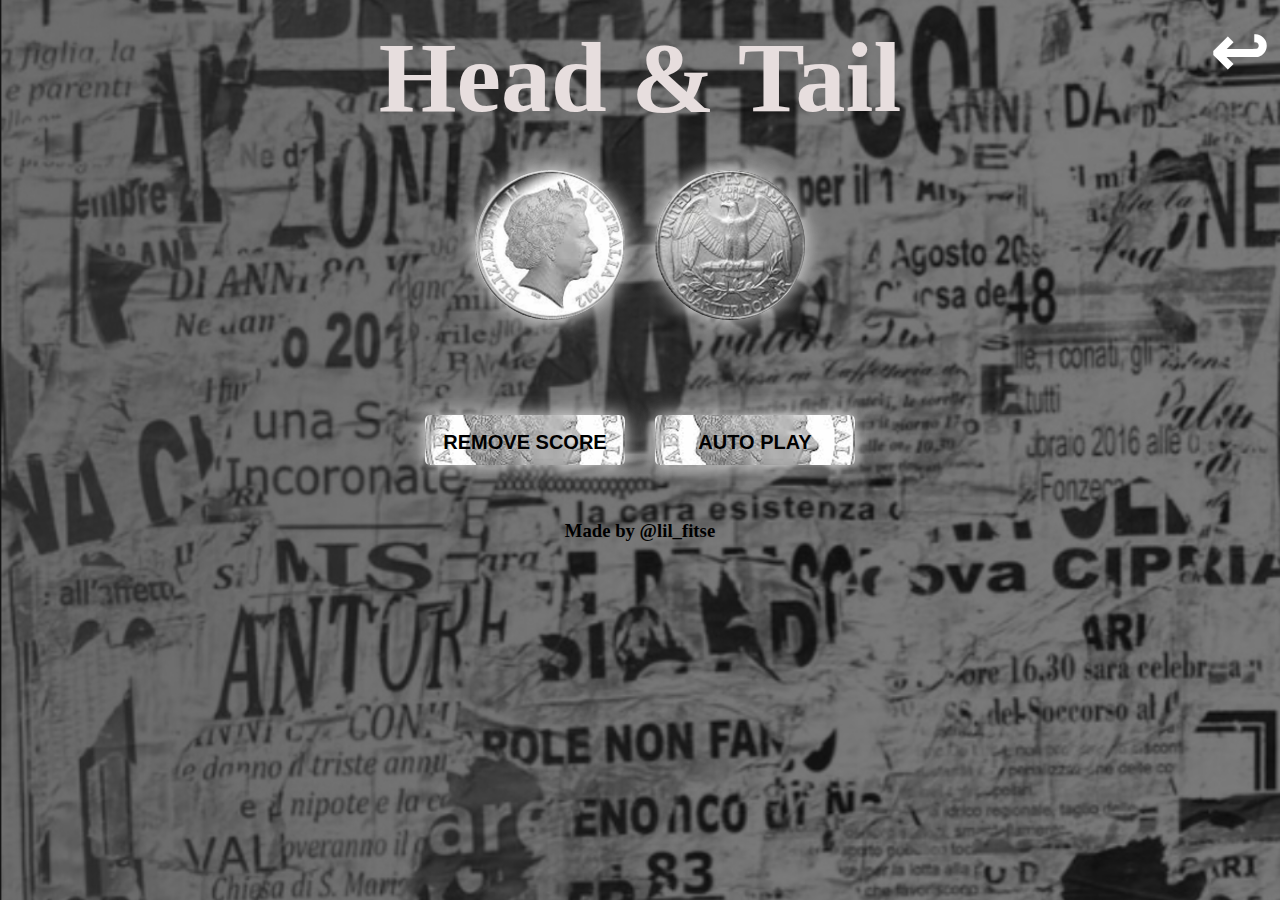
<file: Project/Head&Tail/index.html>
<html>
    <head>
        <title>Rock Paper Scissor</title>
        <link rel="stylesheet" href="style.css">
        <script src="java.js"></script>
    </head>
    <body>
       <div class="container">
            <Header>
                <h1>Head & Tail</h1>
                <a href="/projects.html"><span><h1>&#8617;</h1></span></a>
                
            </Header>
            <Main> 
                <div class="btn-box">
                    <button id="Rock" class="btn1" onclick="playGame('Head')"></button>
                    <button id="Paper" class="btn2" onclick="playGame('Tail')"></button>
                   
                </div>
                <div class="description">
                    <p id="js-result" onshow="" class="font"></p>
                    <p id="js-score" onshow="updateScore();" class= font"></p>
                    <div class="btn-box2">
                        <button class="btn1" onclick="removeScore()">Remove Score</button>
                        <button class="btn1" onclick="autoPlay()">Auto play</button>
                    </div>
                </div>
            </Main>     
            <footer>
                <h3>Made by @lil_fitse</h3>
            </footer>
       </div>
    </body>
</html>
</file>
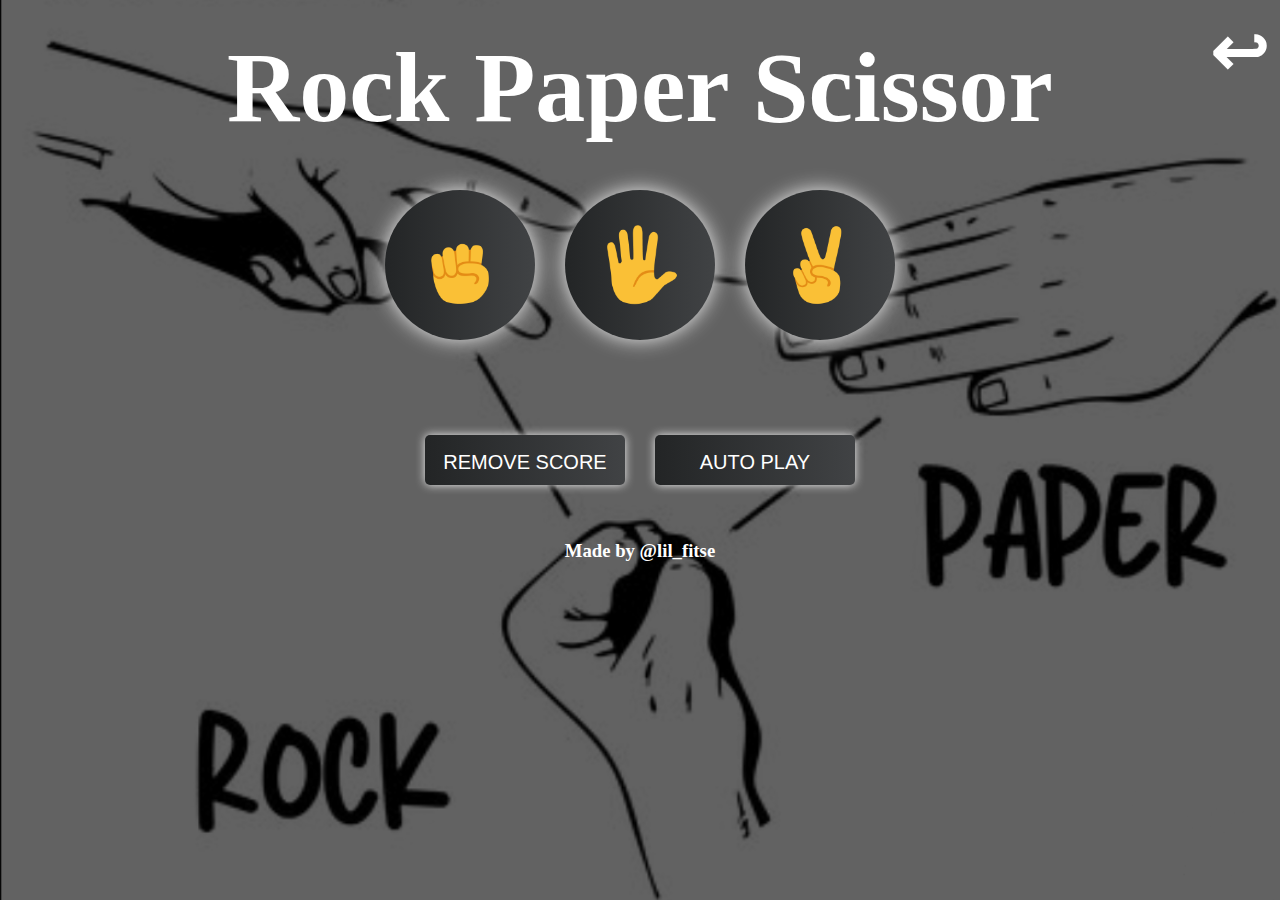
<file: Project/Rock/index.html>
<html>
    <head>
        <title>Rock Paper Scissor</title>
        <link rel="stylesheet" href="style.css">
        <script src="java.js"></script>
    </head>
    <body>
       <div class="container">
            <Header>
                <h1>
                    Rock Paper Scissor
                </h1>
                <a href="/projects.html"><span><h1>&#8617;</h1></span></a>
            </Header>
            <Main> 
                <div class="btn-box">
                    <button id="Rock" class="btn1" onclick="playGame('Rock')">
                        <img class="img" src='picture/Rock-emoji.png' />
                    </button>
                    <button id="Paper" class="btn1" onclick="playGame('Paper')">
                        <img class="img" src='picture/Paper-emoji.png' />
                    </button>
                    <button id="Scissor" class="btn1" onclick="playGame('Scissor')">
                       <img class="img" src='picture/Scissor-emoji.png' />
                    </button>
                </div>
                <div class="description">
                    <p id="js-result" onshow="" class="font"></p>
                    <p id="js-score" onshow="updateScore();" class= font"></p>
                    <div class="btn-box2">
                        <button class="btn1" onclick="removeScore()">Remove Score</button>
                        <button class="btn1" onclick="autoPlay()">Auto play</button>
                    </div>
                </div>
            </Main>     
            <footer>
                <h3>Made by @lil_fitse</h3>
            </footer>
       </div>
    </body>
</html>
</file>
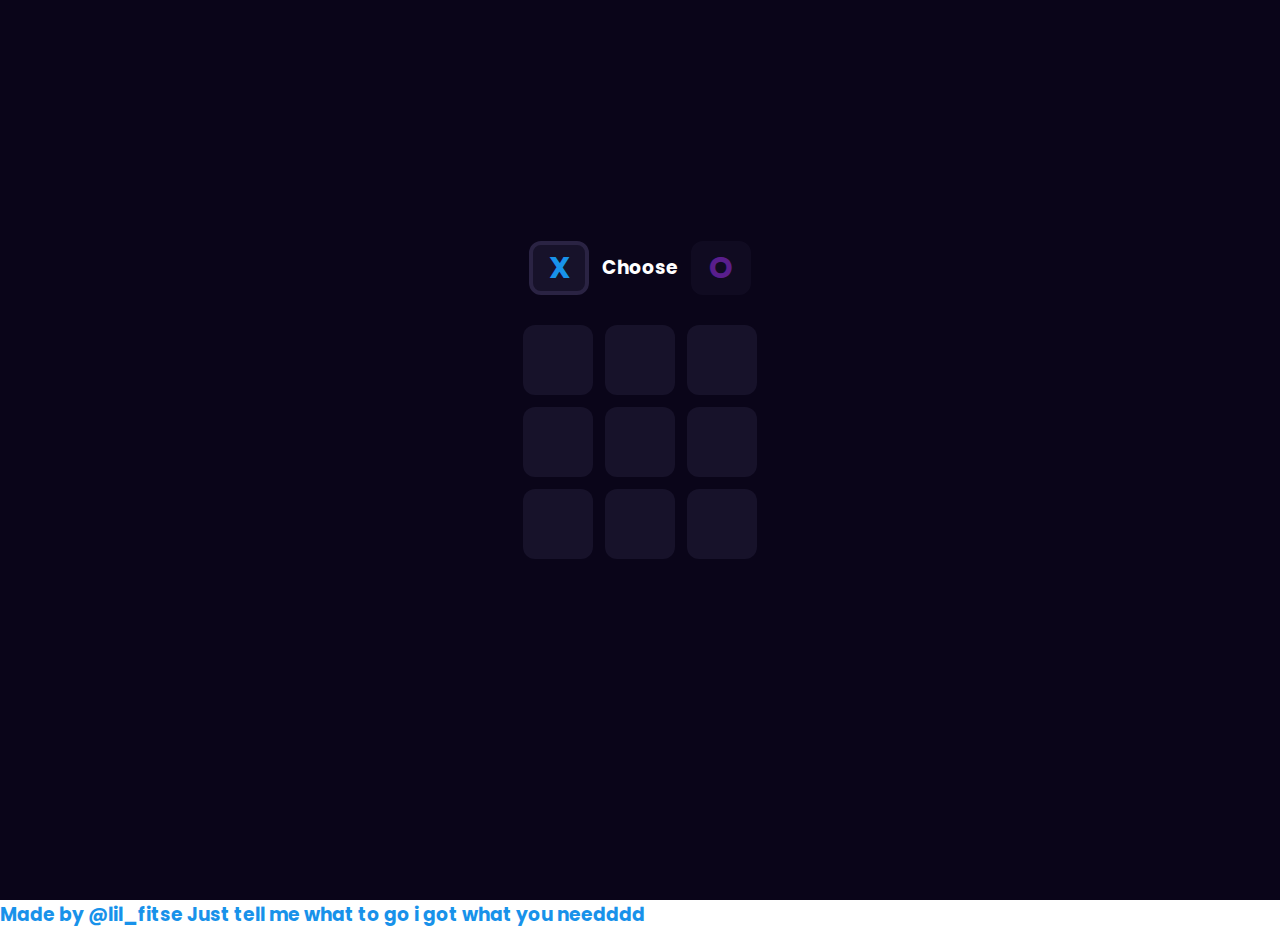
<file: Project/Tic-Tac-Toe/index.html>
<html>
    <head>
        <title>Tic Tac Toe</title>
        <link rel="stylesheet" href="style.css">
        
    </head>
    <body>
        <main> 
            <Header id="header">
                <div class="player player-active" 
                id="xPlayerDisplay"
                onclick="choosePlayer('X')"
                >X</div>
                <h3 id="titleHeader">Choose</h3>
                <div class="player" 
                id="oPlayerDisplay"
                onclick="choosePlayer('O')"
                >O</div>
            </Header>
            <div id="board">
                <div class="cell"></div>
                <div class="cell"></div>
                <div class="cell"></div>
                <div class="cell"></div>
                <div class="cell"></div>
                <div class="cell"></div>
                <div class="cell"></div>
                <div class="cell"></div>
                <div class="cell"></div>
            </div>
            <button id="restartBtn">Restart</button>
        </main>     
        <footer>
             <h3>Made by @lil_fitse Just tell me what to go i got what you needddd</h3> 
        </footer>
        <script src="java.js"></script>
    </body>
</html>
</file>
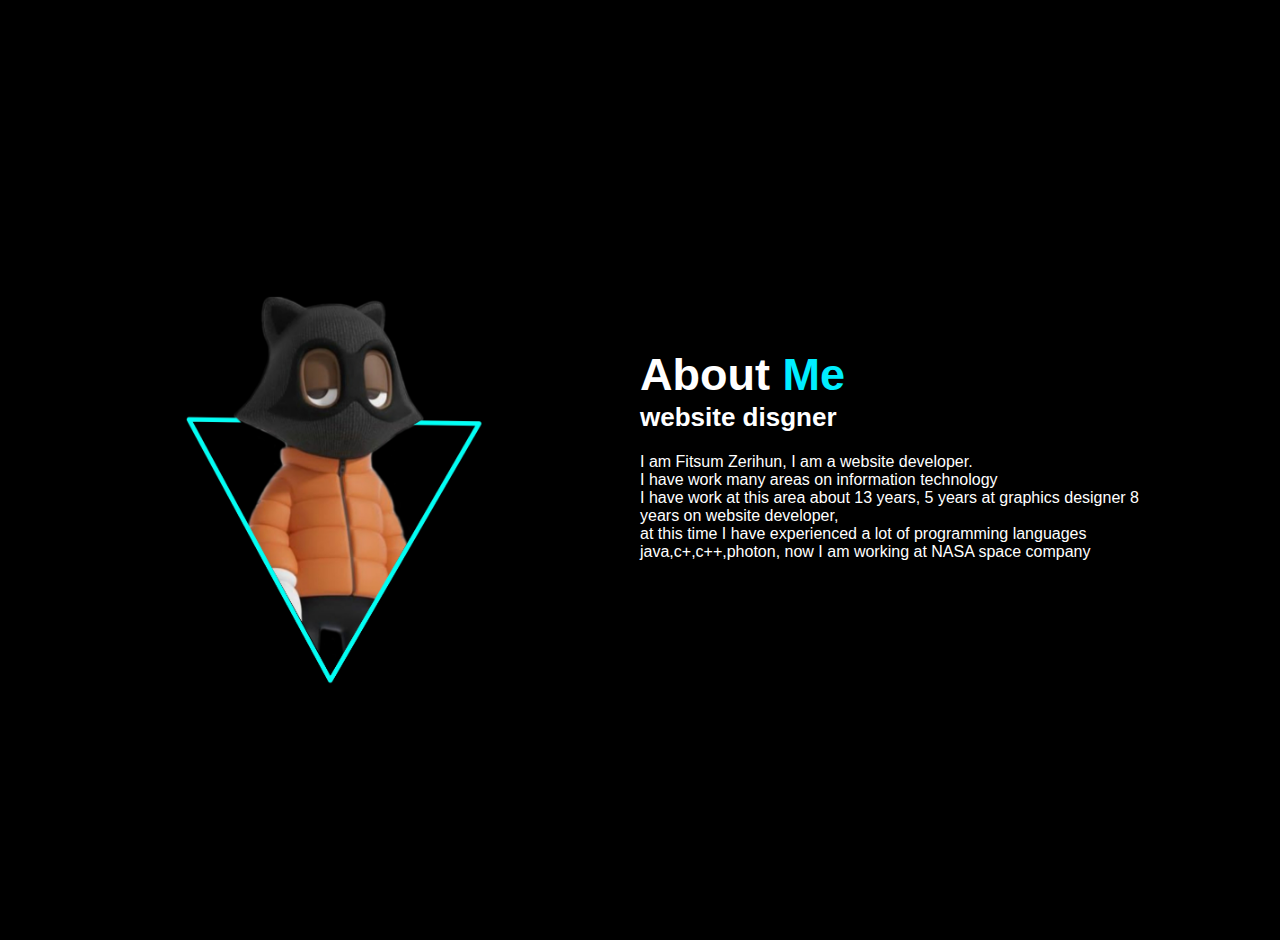
<file: About us.html>
<!DOCTYPE html>
 <html lang="en">
<head>
    <meta charset="UTF-8">
    <meta http-equiv="X-UA-compatible" content="IE-edge">
    <meta name="viewport" content="width-device-width, initial-scale-1.0">
    <link rel="stylesheet" type="text/css" href="Style/About.css">
<title>My first html</title>
<link href='https://unpkg.com/boxicons@2.1.4/css/boxicons.min.css' rel="stylesheet">
</head>
<body>
     <header class="header">
        <a href="#" class="logo">Portfollo.</a> 
        <nav class="navbar" style="text-align: center; color: #0ef; font-size: 20px;"> 
  
        <a href="lil_fitse.html" style="--i:1;">Home</a>
        <a href="About us.html" style="--i:2;">About</a>
        <a href="Services.html" style="--i:3;">Services</a>
        <a href="Contact.html" style="--i:4;">Contact</a>
        <a href="Login-form.html" style="--i:5;">Log in</a>
        </nav>
     </header>
     <section class="section" id="About">  
        <div class="left-section">
          <img class="image" src="Picture/About.jpg">
         </div>
         <div class="right-section">
           <h2 class="heading">About <span>Me</span></h2>
           <h3>website disgner</h3>
           <p>I am Fitsum Zerihun, I am a website developer.<br> I have work many areas on information technology<br> I have work at this area about 13 years, 5 years at graphics designer 8 years on website developer,<br> at this time I have experienced a lot of programming languages java,c+,c++,photon, now I am working at NASA space company </p>
          <a href="#" class="btn">Read More</a>
         </div>
    </section>
</body>
</html>
</file>
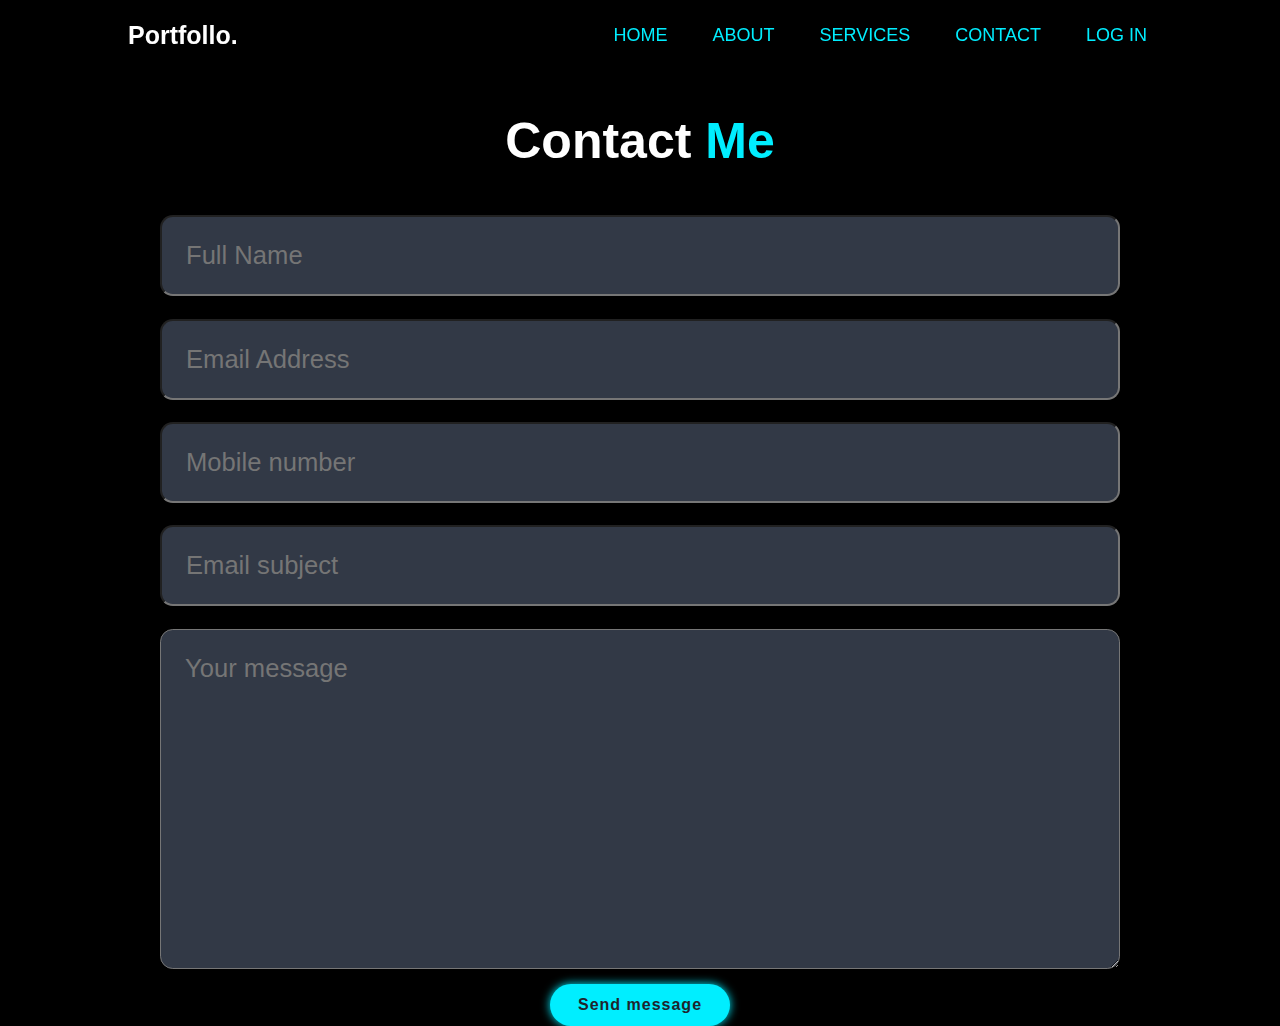
<file: Contact.html>
<!DOCTYPE html>
 <html lang="en">
<head>
    <meta charset="UTF-8">
    <meta http-equiv="X-UA-compatible" content="IE-edge">
    <meta name="viewport" content="width-device-width, initial-scale-1.0">
    <link rel="stylesheet" type="text/css" href="Style/Contact.css">
<title>My first html</title>
</head>
<body>
     <header class="header">
        <a href="#" class="logo">Portfollo.</a> 
        <nav class="navbar" style="text-align: center; color: #0ef; font-size: 20px;"> 
  
        <a href="lil_fitse.html" style="--i:1;">Home</a>
        <a href="About us.html" style="--i:2;">About</a>
        <a href="Services.html" style="--i:3;">Services</a>
        <a href="Contact.html" style="--i:4;">Contact</a>
        <a href="Login-form.html" style="--i:5;">Log in</a>
        </nav>
     </header>
     
     <!-- Contact section design -->
     <section class="Contact" id="Contact">
          <h2 class="heading">Contact <span>Me</span></h1><br>
          
          <form action="#">
            <div class="input-box">
            <input type="text" placeholder="Full Name">
            <input type="email" placeholder="Email Address">
            </div>
            <div class="input-box">
              <input type="number" placeholder="Mobile number">
              <input type="text" placeholder="Email subject">
            </div>
            <textarea name="" id="" cols="30" rows="10" placeholder="Your message"></textarea>
            <input type="submit" value="Send message" class="btn">
          </form>
          </section>
          <!-- fitter designdes -->
          
          
          
          
          
     </body>
     </html>
</file>
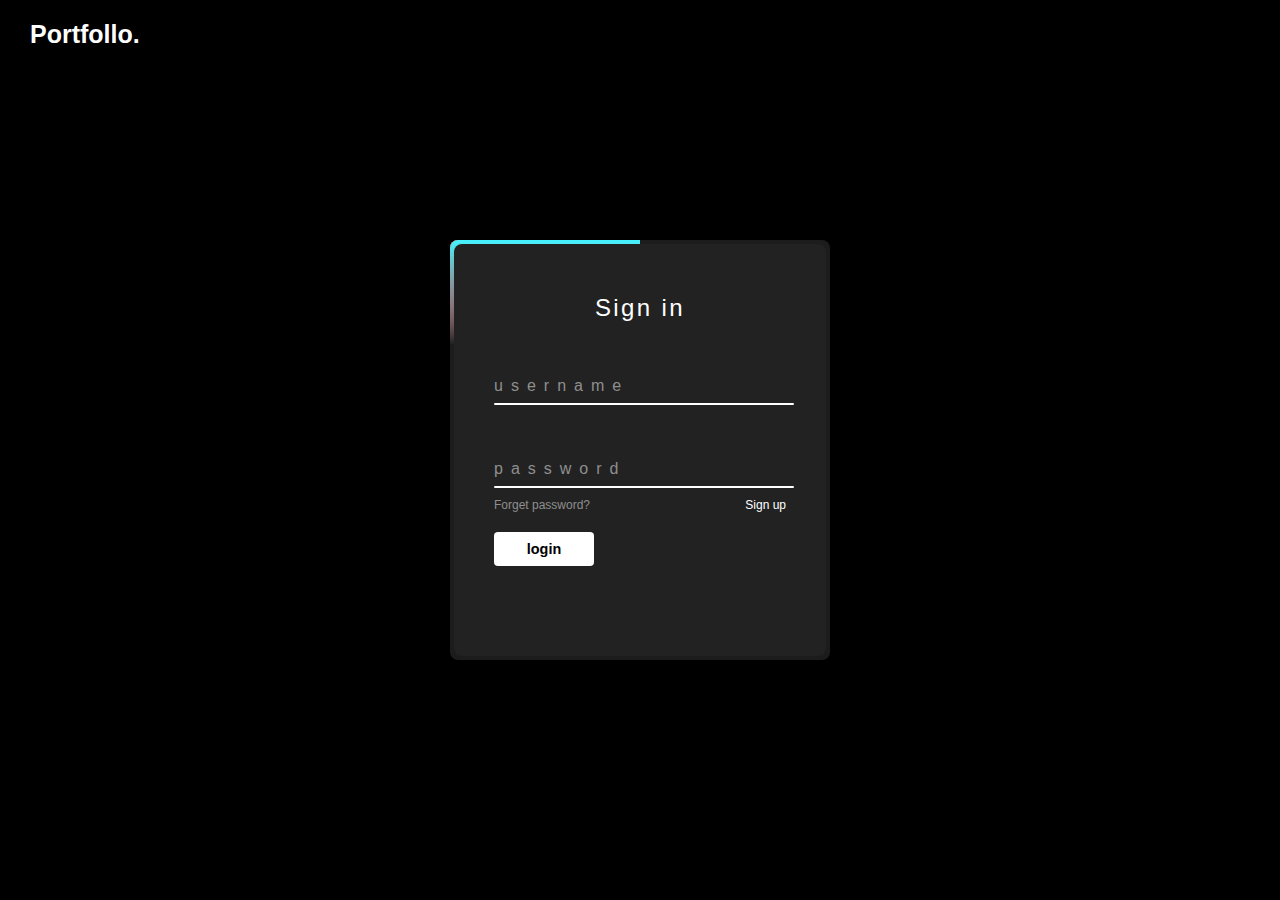
<file: Login-form.html>
<html lang="en">
  <head>
      <meta charset="UTF-8">
      <title>Animated login form</title>
      <link rel="stylesheet" type="text/css" href="Style/Login-form.css">
    </head>
    <body>
      <header class="header">
        <a href="#" class="logo">Portfollo.</a> 
        <nav class="navbar"> 
            <a href="lil_fitse.html" style="--i:1;">Home</a>
            <a href="About us.html" style="--i:2;">About</a>
            <a href="Services.html" style="--i:3;">Services</a>
            <a href="Contact.html" style="--i:4;">Contact</a>
            <a href="Login-form.html" style="--i:5;">Log in</a>
        </nav>
      </header>
      <section class="section">
          <div class="box">
        <span class="borderLine"></span>
     
        <form>
          <h2>Sign in</h2>
          <div class="inputbox">
          <input type="text" required="required">
          <span>username</span>
          <i></i>
          </div>
          
          <div class="inputbox">
          <input type="password" required="required">
          <span>password</span>
          <i></i>
          </div>
          <div class="links">
            <a href="#">Forget password?</a>
            <a href="#">Sign up</a>
            </div>
            <input type="submit" value="login">
        </form>
      </div>
      </section>
      
    </body>
    </html>
</file>
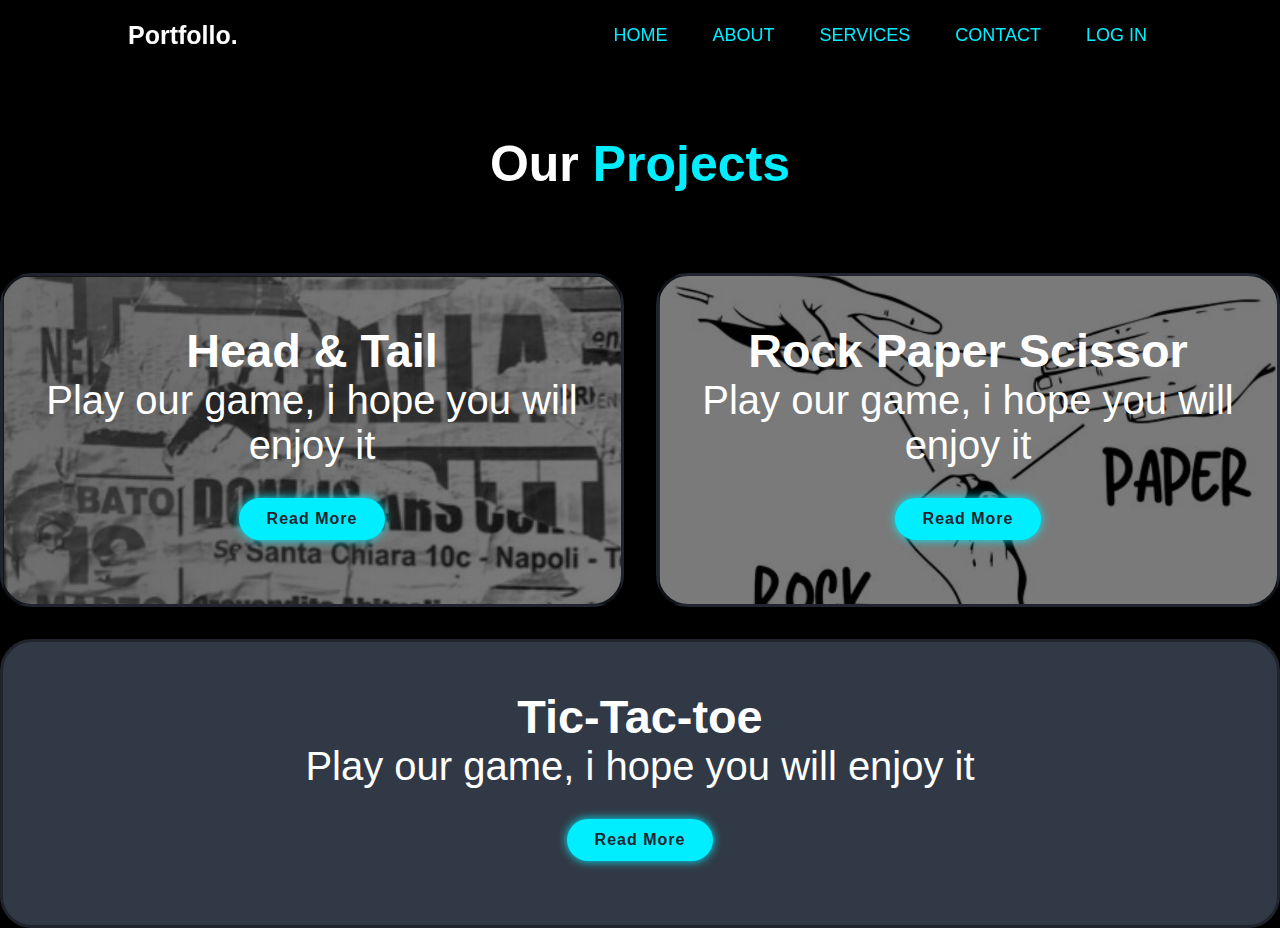
<file: projects.html>
<!DOCTYPE html>
 <html lang="en">
<head>
    <meta charset="UTF-8">
    <meta http-equiv="X-UA-compatible" content="IE-edge">
    <meta name="viewport" content="width-device-width, initial-scale-1.0">
    <link rel="stylesheet" type="text/css" href="Style/project.css">
<title>My first html</title>
</head>
<body>
     <header class="header">
        <a href="#" class="logo">Portfollo.</a> 
        <nav class="navbar" style="text-align: center; color: #0ef; font-size: 20px;"> 
  
        <a href="lil_fitse.html" style="--i:1;">Home</a>
        <a href="About us.html" style="--i:2;">About</a>
        <a href="Services.html" style="--i:3;">Services</a>
        <a href="Contact.html" style="--i:4;">Contact</a>
        <a href="Login-form.html" style="--i:5;">Log in</a>
        </nav>
     </header>
     
     <!------ Services section design-->
     <section class="Services" id="Services">  
     <h2 class="heading">Our <span>Projects</span></h2>
        <div class="Services-container">
          <div class="Services-box1 box">
            <I class='bx bx-code-alt'></I>
            <h3>Head & Tail</h3>
            <p>Play our game, i hope you will enjoy it</p>
          <a href="/Project/Head&Tail/index.html" class="btn">Read More</a>
          </div>
          
           <div class="Services-box2 box">
            <I class='bx bx-code-alt'></I>
            <h3>Rock Paper Scissor</h3>
            <p>Play our game, i hope you will enjoy it</p>
          <a href="/Project/Rock/index.html" class="btn">Read More</a>
          </div>

            <div class="Services-box box">
            <I class='bx bx-code-alt'></I>
            <h3>Tic-Tac-toe</h3>
            <p>Play our game, i hope you will enjoy it</p>
          <a href="/Project/Tic-Tac-Toe/index.html" class="btn">Read More</a>
          </div>

          </section>
     </body>
     </html>
</file>
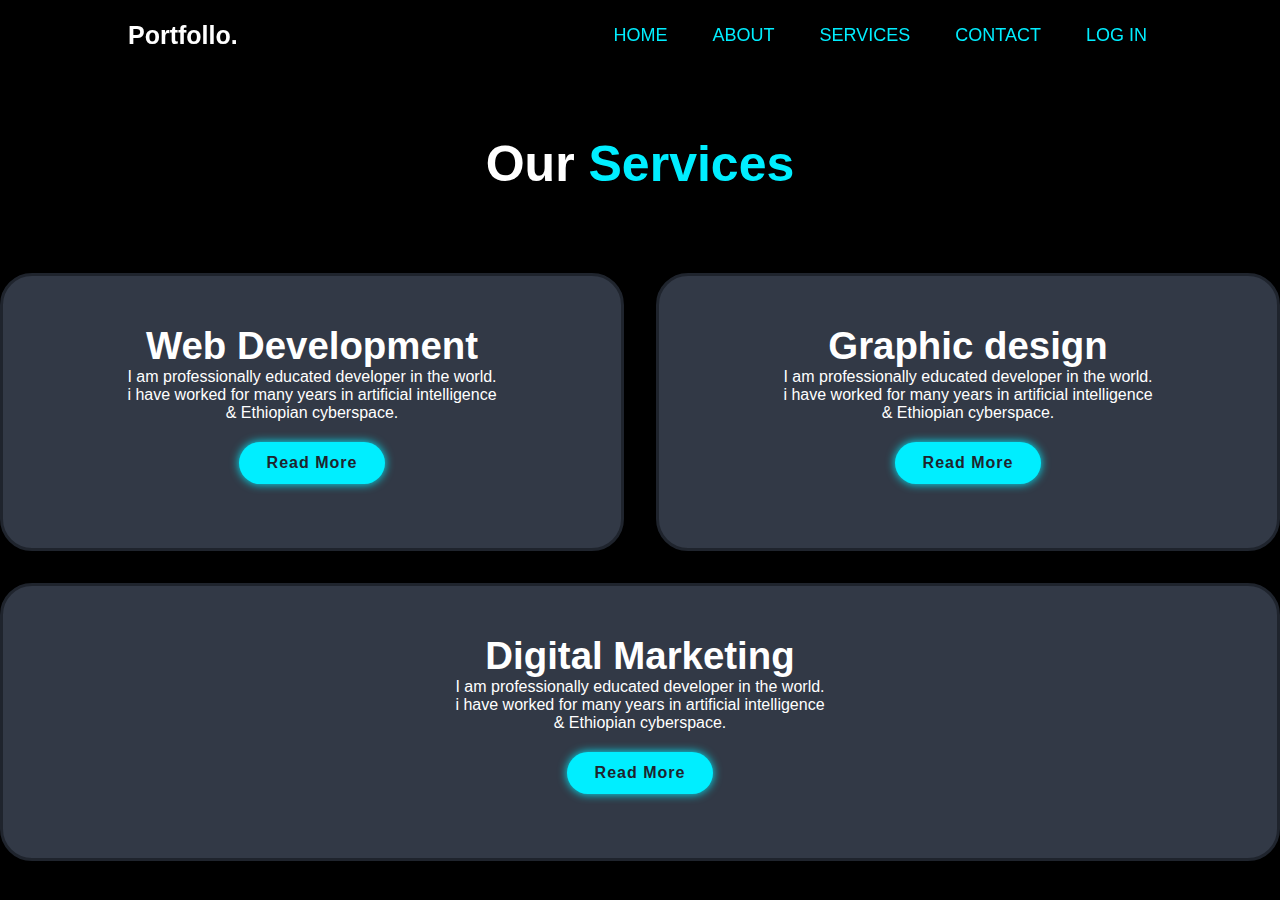
<file: Services.html>
<!DOCTYPE html>
 <html lang="en">
<head>
    <meta charset="UTF-8">
    <meta http-equiv="X-UA-compatible" content="IE-edge">
    <meta name="viewport" content="width-device-width, initial-scale-1.0">
    <link rel="stylesheet" type="text/css" href="Style/Services.css">
<title>My first html</title>
</head>
<body>
     <header class="header">
        <a href="#" class="logo">Portfollo.</a> 
        <nav class="navbar" style="text-align: center; color: #0ef; font-size: 20px;"> 
  
        <a href="lil_fitse.html" style="--i:1;">Home</a>
        <a href="About us.html" style="--i:2;">About</a>
        <a href="Services.html" style="--i:3;">Services</a>
        <a href="Contact.html" style="--i:4;">Contact</a>
        <a href="Login-form.html" style="--i:5;">Log in</a>
        </nav>
     </header>
     
     <!------ Services section design-->
     <section class="Services" id="Services">  
     <h2 class="heading">Our <span>Services</span></h2>
        <div class="Services-container">
          <div class="Services-box">
            <I class='bx bx-code-alt'></I>
            <h3>Web Development</h3>
            <p>I am professionally educated developer in the world. <br>
          i have worked for many years in artificial intelligence<br>
          & Ethiopian cyberspace.</p>
          <a href="projects.html" class="btn">Read More</a>
          </div>
          
           <div class="Services-box">
            <I class='bx bx-code-alt'></I>
            <h3>Graphic design</h3>
            <p>I am professionally educated developer in the world. <br>
          i have worked for many years in artificial intelligence<br>
          & Ethiopian cyberspace.</p>
          <a href="#" class="btn">Read More</a>
          </div>

            <div class="Services-box">
            <I class='bx bx-code-alt'></I>
            <h3>Digital Marketing </h3>
            <p>I am professionally educated developer in the world. <br>
          i have worked for many years in artificial intelligence<br>
          & Ethiopian cyberspace.</p>
          <a href="#" class="btn">Read More</a>
          </div>

          </section>
     </body>
     </html>
</file>
<file: Project/Head&Tail/style.css>
* {
  box-sizing: border-box;
  margin: 0;
  padding: 0;
}

.container {
  padding: 20px 1px;
  width: 100vw;
  height: 100vh;
  background: url('picture/newspaper.jpg') center;
  background-repeat: no-repeat;
  background-position: center;
  background-size: cover;
  display: flex;
  flex-direction: column;
  align-items: center;
  color: rgb(231, 222, 222);
  font-weight: 700;
  position: relative;
  z-index: 1;
}

.container::before {
  content: '';
  position: absolute;
  top: 0;
  left: 0;
  right: 0;
  bottom: 0;
  width: auto;
  height: 100vh;
  background: rgba(0, 0, 0, 0.5);
}

Header {
  display: flex;
  width: auto;
  padding: 0px 1px;
  margin-bottom: 20px;
  z-index: 1;
}

span h1 {
  margin: 0;
  padding: 0;
  position: absolute;
    top: 10px;
    right: 10px;
  font-size:70px;
  color: #fff;
  z-index: 1;
}


Header > h1{
 font-size: 100px;
 background: transparent;
}

Main {
  width: auto;
  z-index: 1;
}

.btn-box {
  position: relative;
  display: flex;
  justify-content: center;
  flex-direction: row;
  z-index: 1;
}


.btn1, .btn2 {
  margin: 15px;
  padding: 15px 15px;
  width: 150px;
  height: 150px;
  text-align: center;
  text-transform: uppercase;
  transition: 0.5s;
  background-size: 200% auto;
  color: white;            
  box-shadow: 0 0 20px #eee;
  border: 1px solid transparent;
  border-radius: 50%;
  display: block;
  font-size: 70px;
 }

 .btn1 {
  background-image: url(picture/Head.png);
  background-position: center;
  background-size: 105% auto;
}

.btn2 {
  background-image: url(picture/Tail.png);
  background-position: center;
  background-size: 104% auto;
  background-repeat: no-repeat;
}


.btn1:hover, .btn2:hover {
  scale: 0.98;
}

.btn1:active, .btn2:active {
  scale: 0.9;
}

.description {
  margin: 20px 1px;
  padding: 20px 50px ;
  font-size: 25px;
  display: flex;
  flex-direction: column;
  align-items: center;
  justify-content: space-around;
}

.btn-box2 > .btn1 {
  width: 200px;
  height: 50px;
  border-radius: 5px;
  font-size: 20px;
  box-shadow: 0 0 20px #eee;
  color: #000;
  font-weight: 700;
}

.font {
  display: flex;
  justify-content: center;
  align-items: center;
  width: 100%;
  height: auto;
  padding-bottom: 15px;
  font-size: 28px;
}

.img, .img1 {
  margin: 1px 10px;
  width: 80px;
  height: 80px;
}

.img1 {
  border-radius: 50%;
  box-shadow: 0 0 20px #eee;
}

.btn-box2 {
  padding-top: 10PX;
  display: flex;
}

footer {
  color: #000;
}


@media screen and (max-width: 768px) {
  .container h1 {
    font-size: 2.5rem;
  }

  .hero p {
    font-size: 1.25rem;
  }

  .btn-box .btn1, .btn2{
    width: 100px;
    height: 100px;
    font-size: 1.05rem;
  }
  .img1 {
    width: 50px;
    height: 50px;
  }

  .btn-box2 .btn1{
    width: 100px;
    height: 50px;
    font-size: 0.75rem;
  }
}
</file>
<file: Project/Rock/style.css>
* {
  box-sizing: border-box;
  margin: 0;
  padding: 0;
}

.container {
  position: relative;
  background: url(picture/Baackground.jpg);
  background-position: center;
  background-repeat: no-repeat;
  background-size: cover;
  padding: 20px 1px;
  width: 100vw;
  height: 100vh;
  display: flex;
  flex-direction: column;
  align-items: center;
  color: white;
  z-index: 1;
}

.container::before {
  content: '';
  position: absolute;
  top: 0;
  left: 0;
  right: 0;
  bottom: 0;
  background: rgba(0, 0, 0, 0.6);
  z-index: -1;
} 

Header {
  width: auto;
  padding: 10px 1px;
  margin-bottom: 20px;
}

Header > h1{
 font-size: 100px;
 background: transparent;
}

span h1 {
  margin: 0;
  padding: 0;
  position: absolute;
    top: 10px;
    right: 10px;
  font-size: 70px;
  color: #fff;
  z-index: 1;
}

Main {
  width: auto;
}

.btn-box {
  position: relative;
  display: flex;
  justify-content: center;
  flex-direction: row;
}

.btn1 {background-image: linear-gradient(to right, #232526 0%, #414345  51%, #232526  100%)}
.btn1 {
  margin: 15px;
  padding: 15px 15px;
  width: 150px;
  height: 150px;
  text-align: center;
  text-transform: uppercase;
  transition: 0.5s;
  background-size: 200% auto;
  color: white;            
  box-shadow: 0 0 20px #eee;
  border: 1px solid transparent;
  border-radius: 50%;
  display: block;
  font-size: 70px;
 }

.btn1:hover {
  background-position: right center; /* change the direction of the change here */
  color: #fff;
  text-decoration: none;
}

.btn1:active {
  scale: 0.9;
}

.description {
  margin: 20px 1px;
  padding: 20px 50px ;
  font-size: 25px;
}

.btn-box2 > .btn1 {
  width: 200px;
  height: 50px;
  border-radius: 5px;
  font-size: 20px;
  box-shadow: 0 0 10px #eee;
}

.font {
  width: 100%;
  height: auto;
  padding-bottom: 15px;
  font-size: 28px;
}

.img {
  width: 80px;
  height: 80px;
}

.btn-box2 {
  padding-top: 10PX;
  display: flex;
}
</file>
<file: Project/Tic-Tac-Toe/style.css>
@import url('https://fonts.googleapis.com/css2?family=Poppins:ital,wght@0,100;0,200;0,300;0,400;0,500;0,600;0,700;0,800;0,900;1,100;1,200;1,300;1,400;1,500;1,600;1,700;1,800;1,900&display=swap');

* {
  box-sizing: border-box;
  margin: 0;
  padding: 0;
  font-family: 'Poppins', sans-serif;
  user-select: none;

  color: white;
}

main {
  
  background: #0a0519;
  height: 100vh;
  display: flex;
  flex-direction: column;
  align-items: center;
  justify-content: center;
}

#header {
  display: flex;
  width: 235px;
  justify-content: space-around;
  align-items: center;
  margin-bottom: 30px;
}

#header .player {
  background: #17122a;
  width: 60px;
  width: 60px;
  display: flex;
  justify-content: center;
  align-items: center;
  font-size: 30px;
  font-weight: bold;
  cursor: pointer;
  border-radius: 12px;
  border: solid 4px #17122a;
  opacity: 0.5;
  transition: 0.3s;
}

#header .player:hover {
  border: solid 4px #2a2343;
}

#header .player-active {
  opacity: 1;
  border: solid 4px #2a2343;
}

#header #xPlayerDisplay {
  color: #1892ea;
}

#header #oPlayerDisplay {
  color: #a737ff;
}

#board {
  display: grid;
  grid-template-columns: repeat(3, 70px);
  grid-template-rows: repeat(3, 70px);
  gap: 12px;
}

.cell {
  background: #17122a;
  border-radius: 12px;
  display: flex;
  justify-content: center;
  align-items: center;
  font-size: 36px;
  font-weight: bold;
  cursor: pointer;
  transition: 0.3s background;
}

.cell:hover {
  background: #2a2343;
}

#restartBtn {
  margin: 30px 1px;
  padding: 8px;
  width: 235px;
  background: #17122a;
  border: none;
  border-radius: 12px;
  font-weight: 600;
  font-size: 16px;
  cursor: pointer;
  transition: 0.3s background;
  visibility: hidden;
}

#restartBtn:hover {
  background: #2a2343;
} 

footer h3 {
  color: #1892ea;
}
</file>
<file: Style/About.css>
* {
  margin: 0;
  padding: 0;
  box-sizing: border-box;
  font-family: 'Poppins', Sans-Serif;
}

html {
  font-size: 62.5%;
  overflow-x: hidden;
}

body {
    margin: 0;
    height: 100vh;
    background: #000;
    justify-content: center;
    align-items: center;
    padding: 0;
}
section {
  min-height: 100vh;
  padding: 30px  30px;
}

.header {
    position: fixed;
    top: 0;
    left: 0;
    width: 100%;
    padding: 20px 10%;
    background: transparent;
    display: flex;
    justify-content: space-between;
    align-items: center;
    z-index: 100;
  }
  
.logo {
  color: #fff;
  font-size: 25px;
  text-decoration: none;
  font-weight: 600;
  cursor: default;
  opacity: 0;
  animation: slideright 1s ease forwards;
}

.navbar{
  margin: 0;
  padding: 0;
  display: flex;
}

.navbar a {
  display: inline-block;
  position: relative;
  text-decoration: none;
  padding: 5px;
  font-size: 18px;
  font-family: "poppins", Sans-Serif;
  color: #0ef;
  text-transform: uppercase;
  transition: 0.5s;
  font-weight: 500;
  margin-left: 35px;
  opacity: 0;
  animation: slidetop .5s ease forwards;
  animation-delay: calc(.2s * var(--i));
}

.navbar:hover  a{
  transform: scale(1.5);
  opacity: -2;
  filter: blur(50px);
}

.navbar a:hover{
  transform: scale(2);
  opacity: 1;
  filter: blur(0px);
}

.section {
  margin-top: 40px;
  width: 100%;
  display: flex;
  justify-content: space-between;
  align-items: center;
  background: #000;
  color: #fff;
  
}

.image {
  width: 300px;
  height: auto;
}

.heading {
  text-align: center;
  font-size: 4.5rem;
}
.left-section {
    flex: 1;
    display: flex;
    justify-content: center;
    align-items: center;
}
.right-section {
    flex: 1;
}
.right-section h2 {
  text-align: left;
  line-height: 1.2;
}

.right-section h2 span {
    color: #0ef;
  }

.right-section h3 {
  font-size: 2.6rem;
}

.right-section p {
  font-size: 1.6rem;
  margin: 2rem 0 3rem;
  width: 500px;
}

.btn {
  display: inline-block;
  padding: 12px 28px;
  background: #0ef;
  border-radius: 40px;
  box-shadow: 0 0 10px #0ef;
  font-size: 16px;
  color: #1f242d;
  letter-spacing: 1px;
  text-decoration: none;
  font-weight: 600;
  opacity: 0;
  animation: slidetop  1s ease forwards;
  animation-delay: 2s;
}




/* keyframes animation */
@keyframes slideright {
  0% {
    transform: translateX(-100px);
    opacity: 0;
  }
  100% {
    transform: translateX(0);
    opacity: 1;
  }
}

@keyframes slidetop {
  0% {
    transform: translateY(100px);
    opacity: 0;
  }
  100% {
    transform: translateY(0);
    opacity: 1;
  }
} 

@keyframes slidebottom {
  0% {
    transform: translateY(-100px);
    opacity: 0;
  }
  100% {
    transform: translateY(0);
    opacity: 1;
  }
} 
@keyframes slideleft {
  0% {
    transform: translateX(100px);
    opacity: 0;
  }
  100% {
    transform: translateX(0);
    opacity: 1;
  }
}    

@keyframes zoomin {
  0% {
    transform: scale(0);
    opacity: 0;
  }
  100% {
    transform: scale(1);
    opacity: 1;
  }
} 

 @keyframes floatimage {
   0% {
     transform: translateY(0);
   }
   50% {
     transform: translateY(-24px);
   }
   100% {
     transform: translateY(0);
   }
 }
</file>
<file: Style/Contact.css>
* {
  margin: 0;
  padding: 0;
  box-sizing: border-box;
  font-family: 'Poppins', Sans-Serif;
}

body {
    margin: 0;
    height: 100vh;
    background: #000;
    justify-content: center;
    align-items: center;
    padding: 0;
}

.header {
    position: fixed;
    top: 0;
    left: 0;
    width: 100%;
    padding: 20px 10%;
    background: transparent;
    display: flex;
    justify-content: space-between;
    align-items: center;
    z-index: 100;
  }
  
.logo {
  color: #fff;
  font-size: 25px;
  text-decoration: none;
  font-weight: 600;
  cursor: default;
}

.navbar{
  margin: 0;
  padding: 0;
  display: flex;
}

.navbar a {
  display: inline-block;
  position: relative;
  text-decoration: none;
  padding: 5px;
  font-size: 18px;
  font-family: "poppins", Sans-Serif;
  color: #0ef;
  text-transform: uppercase;
  transition: 0.5s;
  font-weight: 500;
  margin-left: 35px;
}

.navbar:hover  a{
  transform: scale(1.5);
  opacity: -2;
  filter: blur(50px);
}

.navbar a:hover{
  transform: scale(2);
  opacity: 1;
  filter: blur(0px);
}

.Contact {
  text-align: center;
  justify-content: center;
}

.Contact h2 {
  margin-top: 7rem;
  color: #fff;
  font-size: 50px;
  
  
}

.Contact h2 span {
  color: #0ef;
}
  
.Contact form {
  max-width: 60rem;
  margin: 1rem auto;
  text-align: center;
  margin-bottom: 3rem;
}
  
.Contact form .input-box {
  display: flex;
  justify-content: space-between;
  flex-wrap: wrap;
}  
  
  .Contact form .input-box input,
    .Contact form textarea {
      margin: .7rem 0;
      width: 100%;
      padding: 1.5rem;
      font-size: 1.6rem;
      color: #fff;
      background: #323946;
      border-radius: .8rem ;
    }
  
  .btn {
  display: inline-block;
  padding: 12px 28px;
  background: #0ef;
  border: 0;
  border-radius: 40px;
  box-shadow: 0 0 10px #0ef;
  font-size: 16px;
  color: #1f242d;
  letter-spacing: 1px;
  text-decoration: none;
  font-weight: 600;
}
</file>
<file: Style/Login-form.css>
* {
  margin: 0;
  padding: 0;
  box-sizing: border-box;
  font-family: 'Poppins', Sans-Serif;
}

body {
  display: flex;
  justify-content: center;
  flex-direction: column;
  height: 100vh;
  background: #000;
  position: relative;
}

.header {
    width: 100%;
    margin: 0;
    padding: 20px 30px;
    display: flex;
    justify-content: space-between;
    align-items: top;
    background: transparent;
    margin-bottom: 30px;
    position: absolute;
    top: 0;
}

.logo {
    font-size: 25px;
    color: #fff;
    font-weight: 600;
    text-decoration: none;
}
.navbar {
    display: flex;
    width: auto;
    gap: 30px;
}
.navbar a {
    color: #0ef;
    text-decoration: none;
    text-transform: uppercase;
    font-family: "poppins", Sans-Serif;
    font-weight: 500;
    font-size: 20px;
    opacity: 0;
    transition: 0.5s;
    animation: slidetop .5s ease forwards;
    animation-delay: calc(.2s * var(--i));
}

.navbar:hover  a{
  transform: scale(1.5);
  opacity: -2;
  filter: blur(50px);
}

.navbar a:hover{
  transform: scale(2);
  opacity: 1;
  filter: blur(0px);
}

.section {
    width: 100%;
    display: flex;
    justify-content: center;
    align-items: center;
}
.box {
position: relative; 
width: 380px;
height: 420px;
background: #1c1c1c;
border-radius: 8px;
overflow: hidden;
}

.box::before {
  content: '';
  position: absolute;
  top: -50%;
  left: -50%;
  width: 380px;
  height: 420px;
  background: linear-gradient(0deg,transparent,
  transparent,#45f3ff,#45f3ff,#45f3ff);
  z-index: 1;
  transform-origin: bottom right;
  animation: animate 6s linear infinite;
}

.box::after
{
  content: '';
  position: absolute;
  top: -50%;
  left: -50%;
  width: 380px;
  height: 420px;
  background: linear-gradient(0deg,transparent,
  transparent,#45f3ff,#45f3ff,#45f3ff);
  z-index: 1;
  transform-origin: bottom right;
  animation: animate 6s linear infinite;
  animation-delay: -3s;
}

.borderLine {
  position: absolute;
  top: 0;
  inset: 0;
}

.borderLine::before 
{
  content: '';
  position: absolute;
  top: -50%;
  left: -50%;
  width: 380px;
  height: 420px;
  background: linear-gradient(0deg,transparent,
  transparent,#f00,#f00,#f00);
  z-index: 1;
  transform-origin: bottom right;
  animation: animate 6s linear infinite;
  animation-delay: -1.5s;
}

.borderLine::after
{
  content: '';
  position: absolute;
  top: -50%;
  left: -50%;
  width: 380px;
  height: 420px;
  background: linear-gradient(0deg,transparent,
  transparent,#f00,#f00,#f00);
  z-index: 1;
  transform-origin: bottom right;
  animation: animate 6s linear infinite;
  animation-delay: -4.5s;
}
@keyframes animate
{
  0%
  {
    transform: rotate(0deg);
  }
  100%
  {
    transform: rotate(360deg);
  }
}

.box form {
  position: absolute;
  inset: 4px;
  background: #222;
  padding: 50px 40px;
  border-radius: 8px;
  z-index: 2;
  display: flex;
  flex-direction: column;
}

.box form h2 {
  color: #fff;
  font-weight: 500;
  text-align: center;
  letter-spacing: 0.1em;
}

.box form .inputbox {
  position: relative;
  width: 300px;
  margin-top: 35px;
}

.box form .inputbox input {
  position: relative;
  width: 100%;
  padding: 20px 10px 10px;
  background: transparent;
  outline: none;
  border: none;
  box-shadow: none;
  color: #23242a;
  font-size: 1em;
  letter-spacing: 0.05em;
  transition: 0.5s;
  z-index: 10;
}

.box form .inputbox span {
  position: absolute;
  left: 0;
  padding: 20px 0px 10px;
  color: #8f8f8f;
  font-size: 1em;
  letter-spacing: 0.5em;
  transition: 0.5s;
}

.box form .inputbox input:valid ~ span,
.box form .inputbox input:focus ~ span
{
  color: #fff;
  font-size: 0.75em;
  transform: translateY(-34px);
}

.box form .inputbox i {
  position: absolute;
  left: 0;
  bottom: 0;
  width: 100%;
  height: 2px;
  background: #fff;
  border-radius: 4px;
  overflow: hidden;
  transition: 0.5s;
  pointer-events: none;
}

.box form .inputbox input:valid ~ i,
.box form .inputbox input:focus ~ i
{
  height: 44px;
}

.box form .links {
 display: flex;
 justify-content: space-between;
}

.box form .links a {
  margin: 10px 0;
  font-size: 0.75em;
  color: #8f8f8f;
  text-decoration: none;
}

.box form .links a:hover,
.box form .links a:nth-child(2)
{
  color: #fff;
}

.box form input[type="submit"] {
  border: none;
  outline: none;
  padding: 9px 25px;
  background: #fff;
  cursor: pointer;
  font-size: 0.9em;
  border-radius: 4px;
  font-weight: 600;
  width: 100px;
  margin-top: 10px;
}

.box form input[type="submit"]:active {
  opacity: 0.8;
}
  
  
  
@keyframes slidetop {
  0% {
    transform: translateY(100px);
    opacity: 0;
  }
  100% {
    transform: translateY(0);
    opacity: 1;
  }
}
</file>
<file: Style/project.css>
* {
  margin: 0;
  padding: 0;
  box-sizing: border-box;
  font-family: 'Poppins', Sans-Serif;
}

body {
    margin: 0;
    height: 100vh;
    background: #000;
    justify-content: center;
    align-items: center;
    padding: 0;
}

.header {
    position: fixed;
    top: 0;
    left: 0;
    width: 100%;
    padding: 20px 10%;
    background: transparent;
    display: flex;
    justify-content: space-between;
    align-items: center;
    z-index: 100;
  }
  
.logo {
  color: #fff;
  font-size: 25px;
  text-decoration: none;
  font-weight: 600;
  cursor: default;
}

.navbar{
  margin: 0;
  padding: 0;
  display: flex;
}

.navbar a {
  display: inline-block;
  position: relative;
  text-decoration: none;
  padding: 5px;
  font-size: 18px;
  font-family: "poppins", Sans-Serif;
  color: #0ef;
  text-transform: uppercase;
  transition: 0.5s;
  font-weight: 500;
  margin-left: 35px;
}

.navbar:hover  a{
  transform: scale(1.5);
  opacity: -2;
  filter: blur(50px);
}

.navbar a:hover{
  transform: scale(2);
  opacity: 1;
  filter: blur(0px);
}

.Services {
    color: #fff;
    position: absolute;
    width: 100%;
    top: 15%;
}

.Services h2 {
  margin-bottom: 5rem;
  color: #fff;
  font-size: 50px;
  text-align: center;
  justify-content: center;
}

.Services-box,
.Services-box1, 
.Services-box2, 
.Services-box3 h3 {
  font-size: 40px;
}


.Services-container {
  display: flex;
  justify-content: center;
  align-items: center;
  flex-wrap: wrap;
  gap: 2rem;
}

.Services-box, 
.Services-box1, 
.Services-box2, 
.Services-box3  {
  flex: 1 1 30rem;
  background: #323946;
  padding: 3rem 2rem 4rem;
  border-radius: 2rem;
  text-align: center;
  border: .2rem solid #1f242d;
  transition: .5s ease;
}

.Services-box1  {
  position: relative;
  background: url(/Project/Head&Tail/picture/newspaper.jpg);
  z-index: 1;
}

.Services-box2  {
  position: relative;
  background: url(/Project/Rock/picture/Baackground.jpg);
  background-position: center;
  background-size: 100% auto;
  background-repeat: no-repeat;
  z-index: 1;
}
.Services-box3  {
  position: relative;
  background-position: center;
  background-size: 100% auto;
  background: url(/Project/Head&Tail/picture/newspaper.jpg);
  z-index: 1;
}


.Services-box1::before,
.Services-box2::before {
  content: '';
  position: absolute;
  top: 0;
  left: 0;
  right: 0;
  bottom: 0;
  background: rgba(0, 0, 0, 0.5);
  z-index: -1;
}

.Services-box1:hover,
.Services-box2:hover,
.Services-box:hover {
  border-color: #0ef;
  transform: scale(1.02);
}

.Services h2 span {
    color: #0ef;
}

.Services-box I {
  font-size: 7rem;7rem
  color: #0ef;
}

.btn {
  display: inline-block;
  padding: 12px 28px;
  background: #0ef;
  border-radius: 40px;
  box-shadow: 0 0 10px #0ef;
  font-size: 16px;
  color: #1f242d;
  letter-spacing: 1px;
  text-decoration: none;
  font-weight: 600;
}

p {
    margin-bottom: 20px;
}

.Services-box .box1 {
  width: 100%;
  background: url(/Project/Head&Tail/picture/newspaper.jpg);
}
</file>
<file: Style/Services.css>
* {
  margin: 0;
  padding: 0;
  box-sizing: border-box;
  font-family: 'Poppins', Sans-Serif;
}

body {
    margin: 0;
    height: 100vh;
    background: #000;
    justify-content: center;
    align-items: center;
    padding: 0;
}

.header {
    position: fixed;
    top: 0;
    left: 0;
    width: 100%;
    padding: 20px 10%;
    background: transparent;
    display: flex;
    justify-content: space-between;
    align-items: center;
    z-index: 100;
  }
  
.logo {
  color: #fff;
  font-size: 25px;
  text-decoration: none;
  font-weight: 600;
  cursor: default;
}

.navbar{
  margin: 0;
  padding: 0;
  display: flex;
}

.navbar a {
  display: inline-block;
  position: relative;
  text-decoration: none;
  padding: 5px;
  font-size: 18px;
  font-family: "poppins", Sans-Serif;
  color: #0ef;
  text-transform: uppercase;
  transition: 0.5s;
  font-weight: 500;
  margin-left: 35px;
}

.navbar:hover  a{
  transform: scale(1.5);
  opacity: -2;
  filter: blur(50px);
}

.navbar a:hover{
  transform: scale(2);
  opacity: 1;
  filter: blur(0px);
}

.Services {
    color: #fff;
    position: absolute;
    width: 100%;
    top: 15%;
}

.Services h2 {
  margin-bottom: 5rem;
  color: #fff;
  font-size: 50px;
  text-align: center;
  justify-content: center;
}

.Services-box h3 {
  font-size: 2.4rem;
}

.Services-container {
  display: flex;
  justify-content: center;
  align-items: center;
  flex-wrap: wrap;
  gap: 2rem;
}

.Services-container .Services-box {
  flex: 1 1 30rem;
  background: #323946;
  padding: 3rem 2rem 4rem;
  border-radius: 2rem;
  text-align: center;
  border: .2rem solid #1f242d;
  transition: .5s ease;
}

.Services-container .Services-box:hover {
  border-color: #0ef;
  transform: scale(1.02);
  
}

.Services h2 span {
    color: #0ef;
}

.Services-box I {
  font-size: 7rem;7rem
  color: #0ef;
}

.btn {
  display: inline-block;
  padding: 12px 28px;
  background: #0ef;
  border-radius: 40px;
  box-shadow: 0 0 10px #0ef;
  font-size: 16px;
  color: #1f242d;
  letter-spacing: 1px;
  text-decoration: none;
  font-weight: 600;
}

p {
    margin-bottom: 20px;
}
</file>
